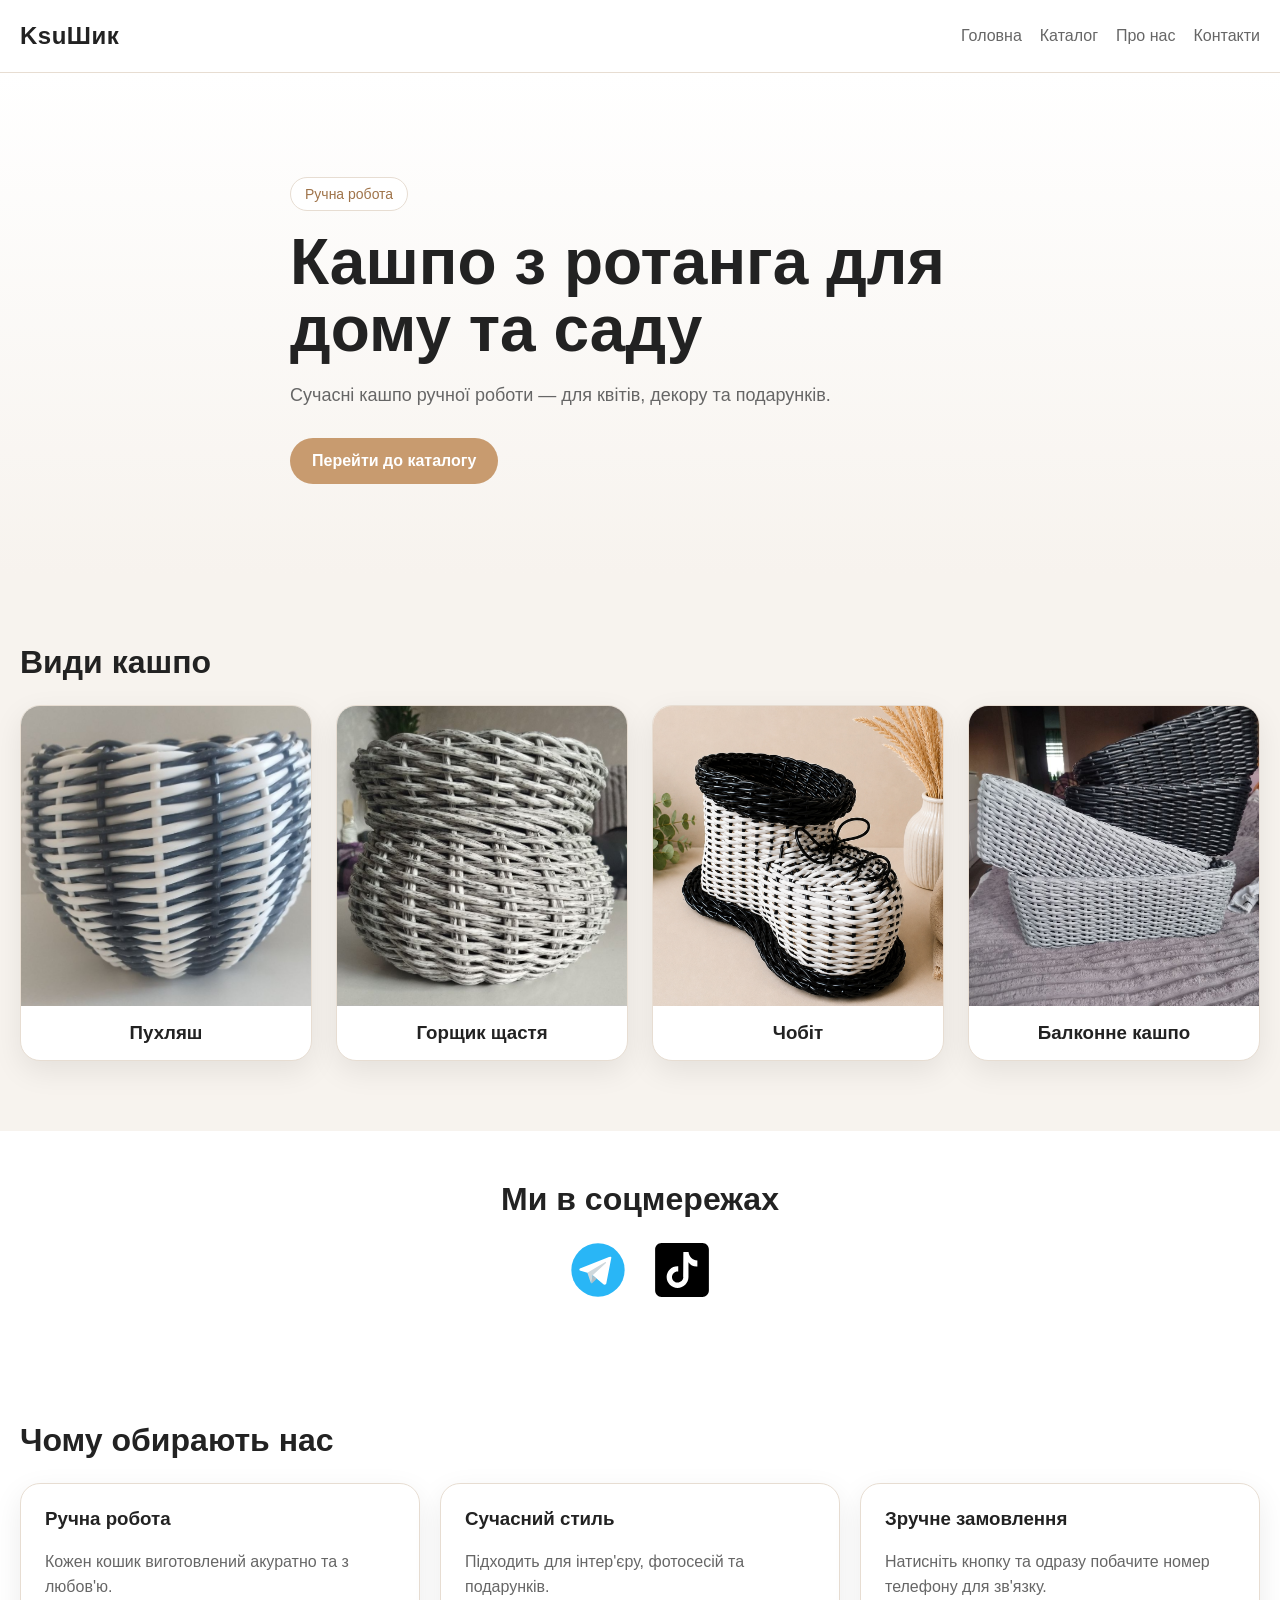
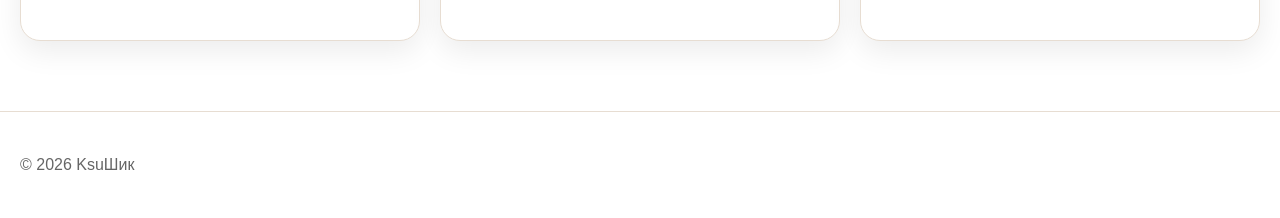
<file: index.html>
<!DOCTYPE html>
<html lang="uk">
<head>
  <meta charset="UTF-8" />
  <meta name="viewport" content="width=device-width, initial-scale=1.0" />
  <title>KsuШик — Кошики з ротанга</title>
  <link rel="stylesheet" href="style.css" />
</head>
<body>

<header class="header">
  <div class="container header__inner">
    <a class="logo" href="index.html">KsuШик</a>

    <nav class="nav">
      <a href="index.html">Головна</a>
      <a href="catalog.html">Каталог</a>
      <a href="about.html">Про нас</a>
      <a href="contacts.html">Контакти</a>
    </nav>
  </div>
</header>

<main>

  <section class="hero">
    <div class="container hero__content">
      <p class="hero__label">Ручна робота</p>
      <h1>Кашпо з ротанга для дому та саду</h1>
      <p class="hero__text">
        Сучасні кашпо ручної роботи — для квітів, декору та подарунків.
      </p>
      <a class="btn" href="catalog.html">Перейти до каталогу</a>
    </div>
  </section>

  <!-- Категорії -->

  <section class="section section--soft">
    <div class="container">
      <h2 class="section__title">Види кашпо</h2>

      <div class="categories-grid">

        <a href="catalog.html?category=5l-standard" class="category-card">
          <img src="images/obrezan1.jpg" alt="Пухляш">
          <h3>Пухляш</h3>
        </a>

        <a href="catalog.html?category=5l-vase" class="category-card">
          <img src="images/obrezan2.jpg" alt="Горщик щастя">
          <h3>Горщик щастя</h3>
        </a>

        <a href="catalog.html?category=10l-standard" class="category-card">
          <img src="images/chobot.jpg" alt="Чобіт">
          <h3>Чобіт</h3>
        </a>

        <a href="catalog.html?category=10l-vase" class="category-card">
          <img src="images/coruto.jpg" alt="Балконне кашпо">
          <h3>Балконне кашпо</h3>
        </a>

      </div>
    </div>
  </section>

  <!-- Соцмережі -->

  <section class="social-section">
    <h2>Ми в соцмережах</h2>

    <div class="social-links">
      <a href="https://t.me/kashpoksu" target="_blank">
        <img src="images/social/telegram.svg" alt="Telegram">
      </a>

      <a href="https://www.tiktok.com/@poliks.poliks?_r=1&_t=ZS-97OHponkhBS" target="_blank">
        <img src="images/social/tiktok.svg" alt="TikTok">
      </a>
    </div>
  </section>

  <!-- Чому обирають нас -->

  <section class="section">
    <div class="container">
      <h2 class="section__title">Чому обирають нас</h2>

      <div class="features">

        <div class="feature-card">
          <h3>Ручна робота</h3>
          <p>Кожен кошик виготовлений акуратно та з любов'ю.</p>
        </div>

        <div class="feature-card">
          <h3>Сучасний стиль</h3>
          <p>Підходить для інтер'єру, фотосесій та подарунків.</p>
        </div>

        <div class="feature-card">
          <h3>Зручне замовлення</h3>
          <p>Натисніть кнопку та одразу побачите номер телефону для зв'язку.</p>
        </div>

      </div>
    </div>
  </section>

</main>

<footer class="footer">
  <div class="container">
    <p>© 2026 KsuШик</p>
  </div>
</footer>

<script src="products.js"></script>
<script src="script.js"></script>

</body>
</html>
</file>
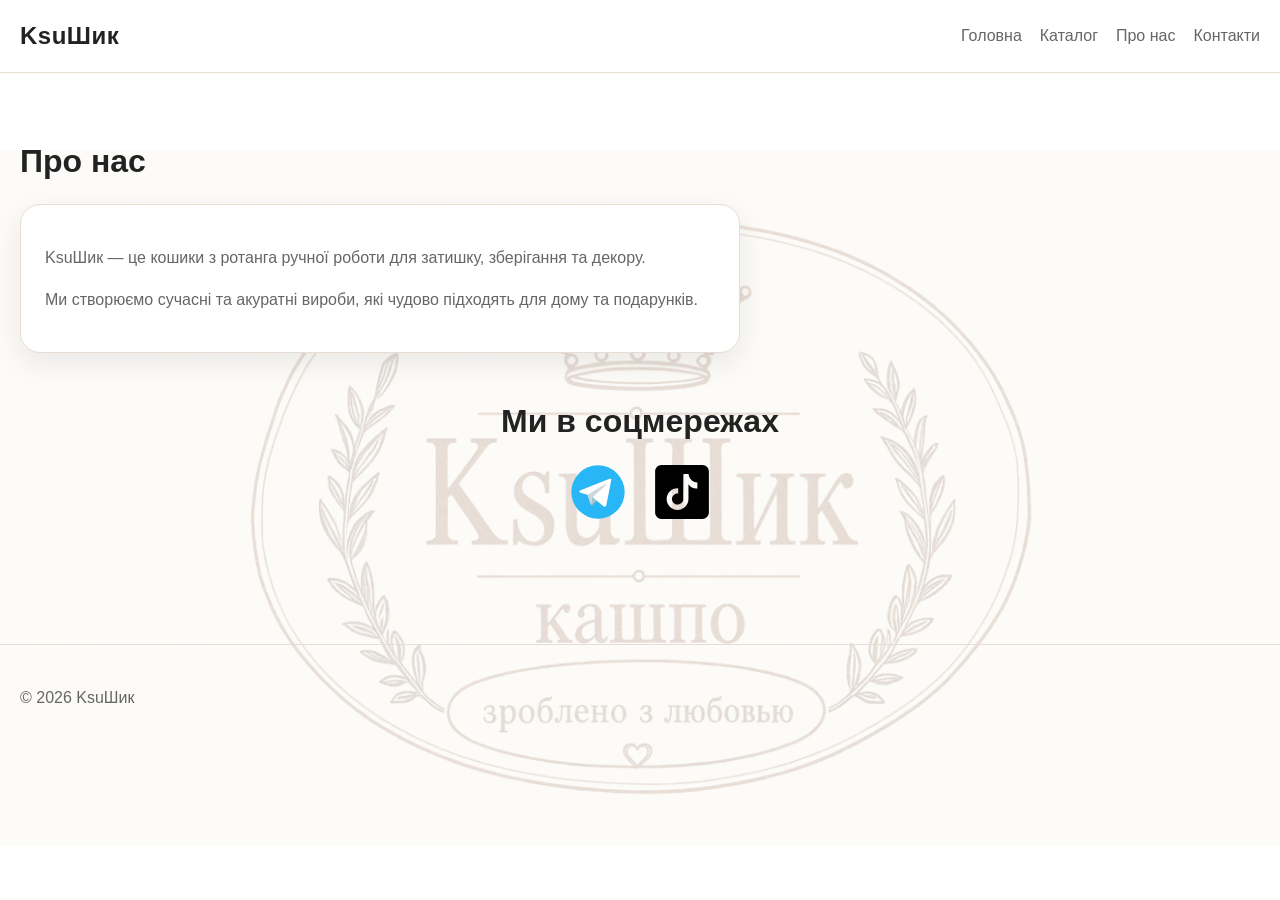
<file: about.html>
<!DOCTYPE html>
<html lang="uk">
<head>
  <meta charset="UTF-8" />
  <meta name="viewport" content="width=device-width, initial-scale=1.0" />
  <title>KsuШик — Про нас</title>
  <link rel="stylesheet" href="style.css" />
</head>
<body>

  <header class="header">
    <div class="container header__inner">
      <a class="logo" href="index.html">KsuШик</a>

      <nav class="nav">
        <a href="index.html">Головна</a>
        <a href="catalog.html">Каталог</a>
        <a href="about.html">Про нас</a>
        <a href="contacts.html">Контакти</a>
      </nav>
    </div>
  </header>

  <main class="section">
    <div class="container">

      <h1 class="page-title">Про нас</h1>

      <div class="text-card">
        <p>
          KsuШик — це кошики з ротанга ручної роботи для затишку, зберігання та декору.
        </p>

        <p>
          Ми створюємо сучасні та акуратні вироби, які чудово підходять для дому та подарунків.
        </p>
      </div>

      <section class="social-section">
        <h2>Ми в соцмережах</h2>

        <div class="social-links">
          <a href="https://t.me/kashpoksu" target="_blank">
            <img src="images/social/telegram.svg" alt="Telegram">
          </a>

          <a href="https://www.tiktok.com/@poliks.poliks?_r=1&_t=ZS-97OHponkhBS" target="_blank">
            <img src="images/social/tiktok.svg" alt="TikTok">
          </a>
        </div>
      </section>

    </div>
  </main>

  <footer class="footer">
    <div class="container">
      <p>© 2026 KsuШик</p>
    </div>
  </footer>

</body>
</html>
</file>
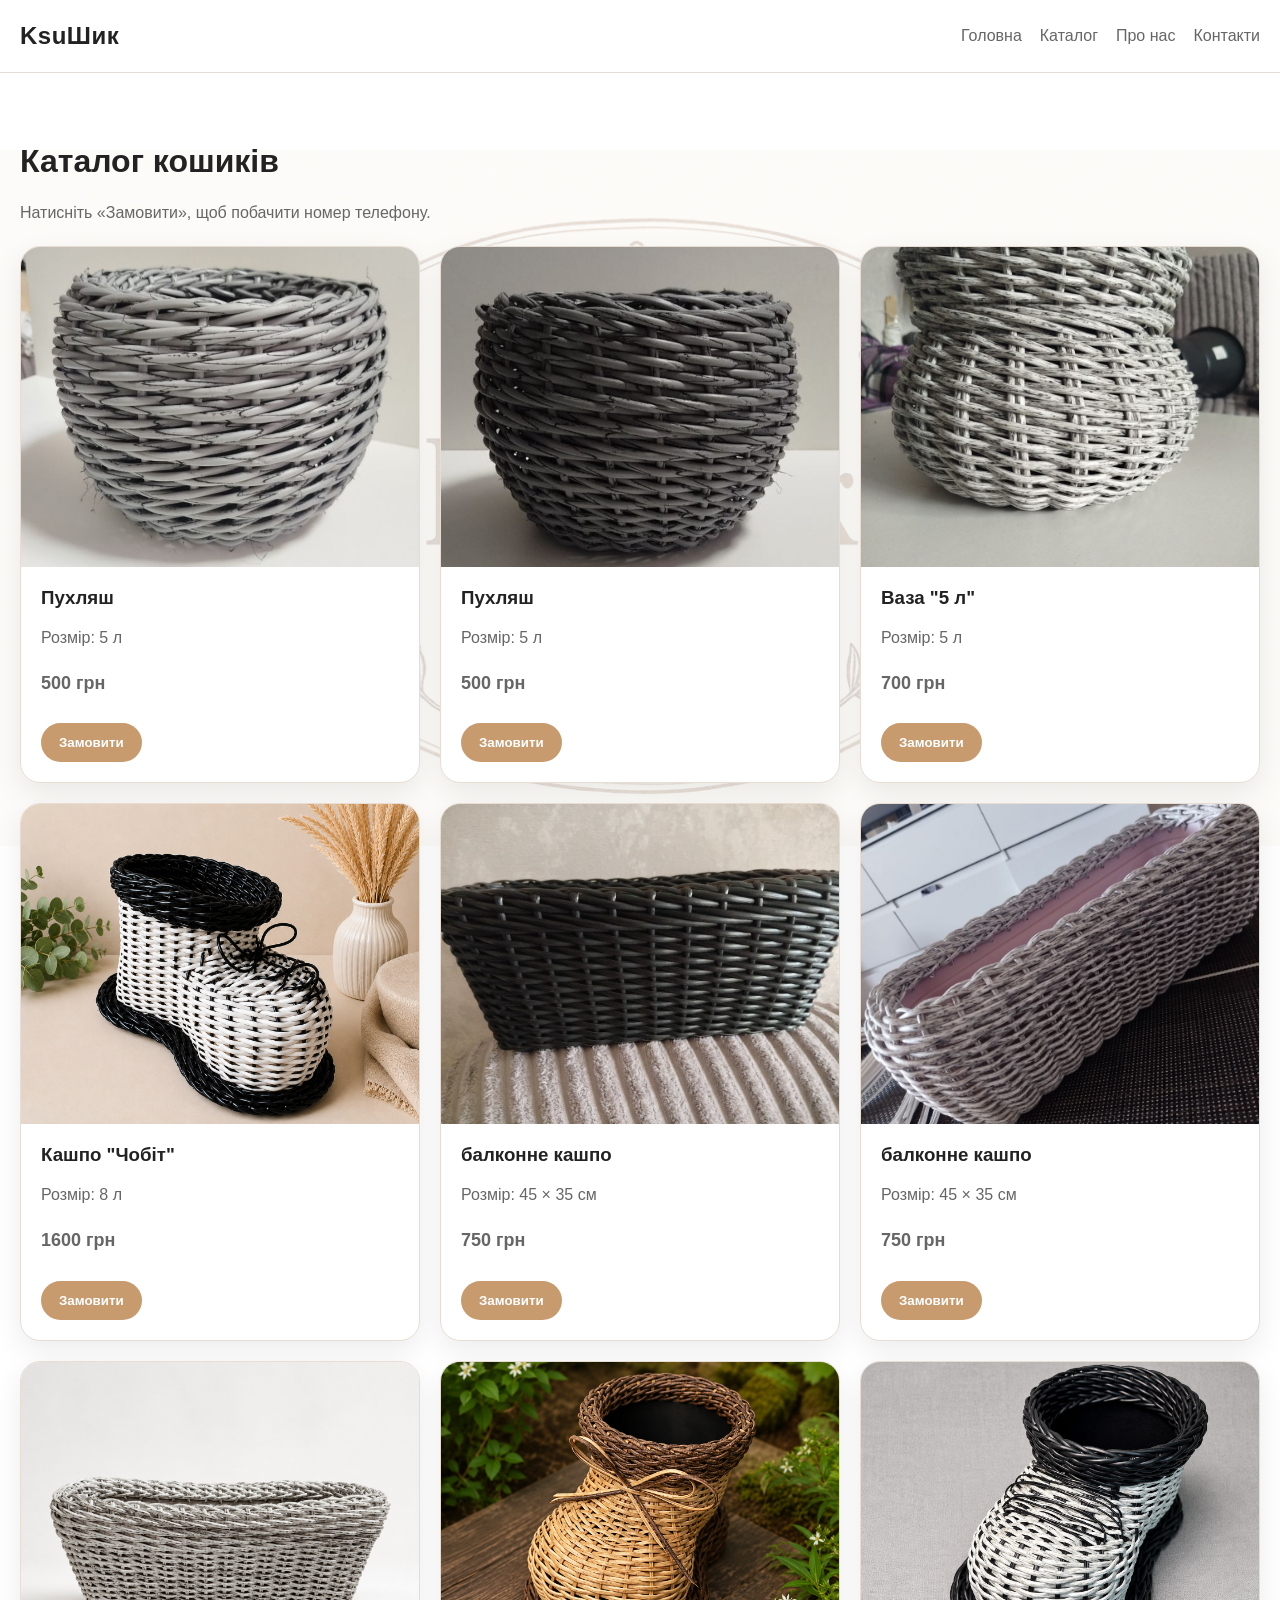
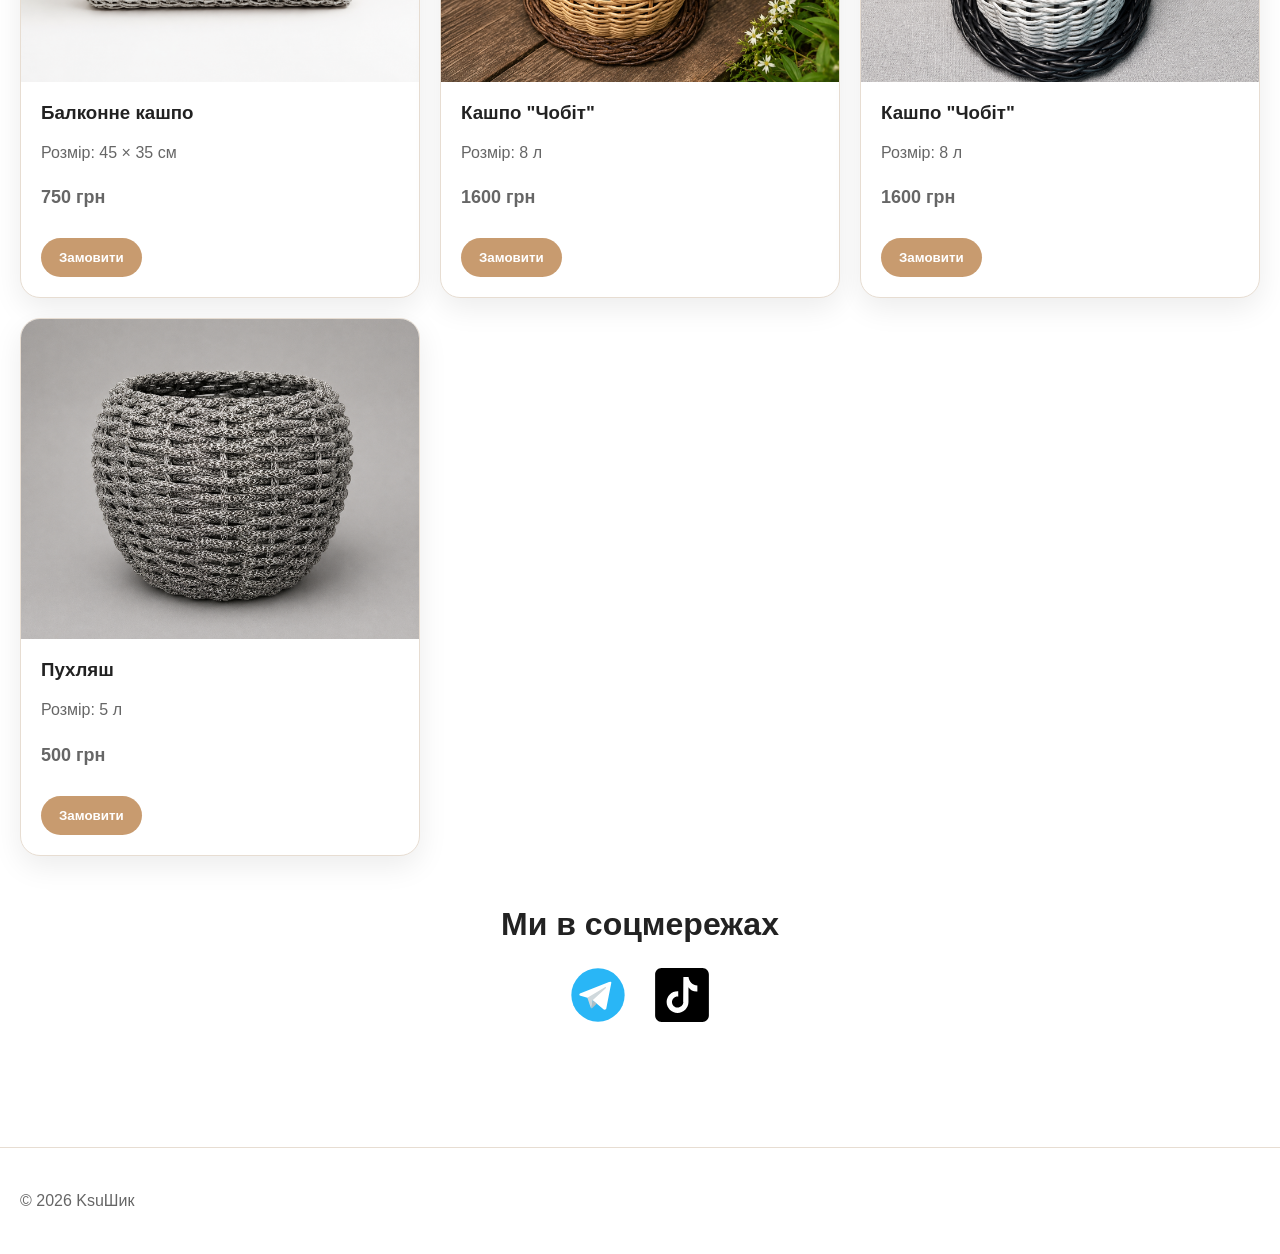
<file: catalog.html>
<!DOCTYPE html>
<html lang="uk">
<head>
  <meta charset="UTF-8" />
  <meta name="viewport" content="width=device-width, initial-scale=1.0" />
  <title>KsuШик — Каталог</title>
  <link rel="stylesheet" href="style.css" />
</head>
<body>

  <header class="header">
    <div class="container header__inner">
      <a class="logo" href="index.html">KsuШик</a>

      <nav class="nav">
        <a href="index.html">Головна</a>
        <a href="catalog.html">Каталог</a>
        <a href="about.html">Про нас</a>
        <a href="contacts.html">Контакти</a>
      </nav>
    </div>
  </header>

  <main class="section">
    <div class="container">
      <h1 class="page-title">Каталог кошиків</h1>
      <p class="page-text">Натисніть «Замовити», щоб побачити номер телефону.</p>

      <div id="products-grid" class="products-grid"></div>

      <section class="social-section">
        <h2>Ми в соцмережах</h2>

        <div class="social-links">
          <a href="https://t.me/kashpoksu" target="_blank">
            <img src="images/social/telegram.svg" alt="Telegram">
          </a>

          <a href="https://www.tiktok.com/@poliks.poliks?_r=1&_t=ZS-97OHponkhBS" target="_blank">
            <img src="images/social/tiktok.svg" alt="TikTok">
          </a>
        </div>
      </section>

    </div>
  </main>

  <footer class="footer">
    <div class="container">
      <p>© 2026 KsuШик</p>
    </div>
  </footer>

  <script src="products.js"></script>
  <script src="script.js"></script>

</body>
</html>
</file>
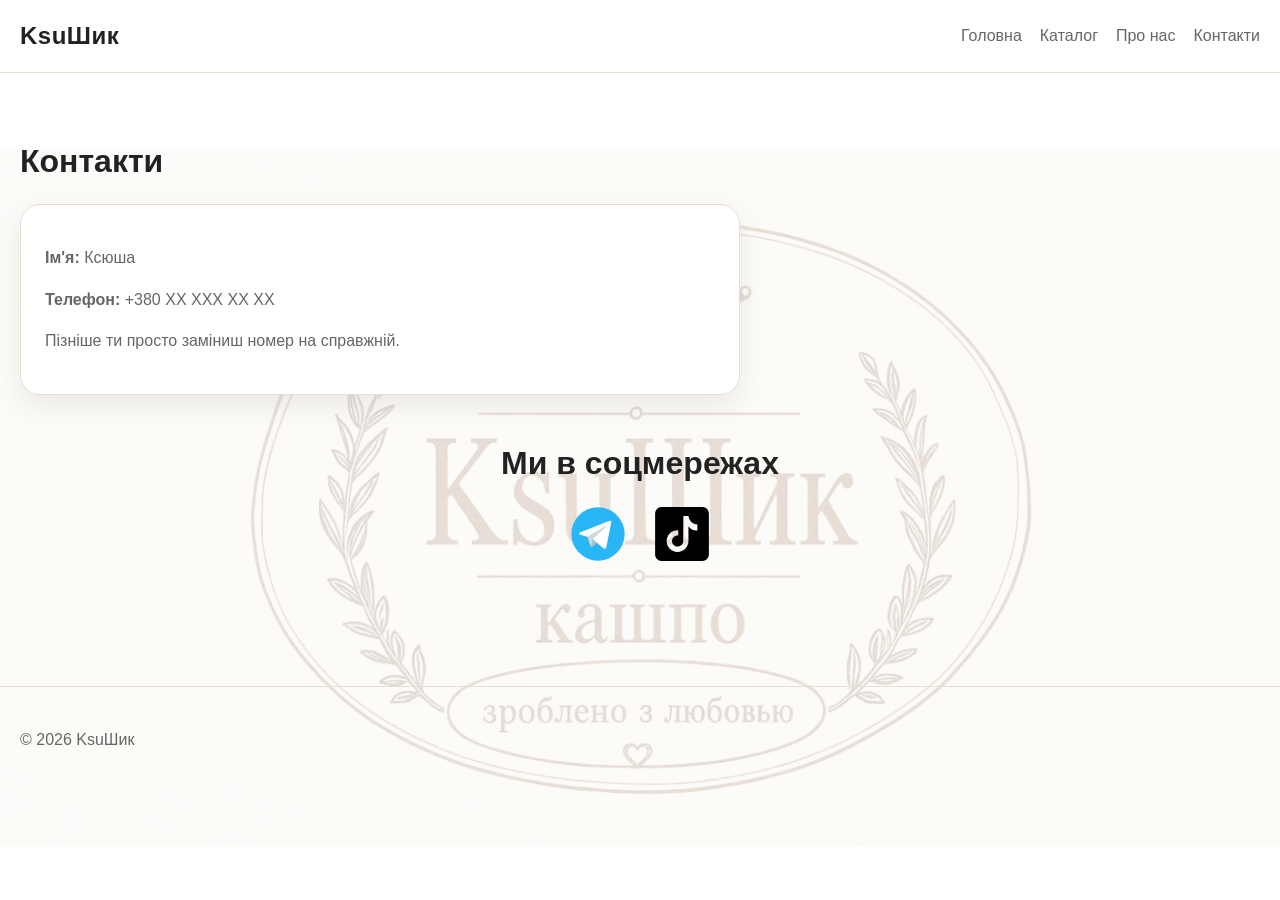
<file: contacts.html>
<!DOCTYPE html>
<html lang="uk">
<head>
  <meta charset="UTF-8" />
  <meta name="viewport" content="width=device-width, initial-scale=1.0" />
  <title>KsuШик — Контакти</title>
  <link rel="stylesheet" href="style.css" />
</head>
<body>

  <header class="header">
    <div class="container header__inner">
      <a class="logo" href="index.html">KsuШик</a>

      <nav class="nav">
        <a href="index.html">Головна</a>
        <a href="catalog.html">Каталог</a>
        <a href="about.html">Про нас</a>
        <a href="contacts.html">Контакти</a>
      </nav>
    </div>
  </header>

  <main class="section">
    <div class="container">

      <h1 class="page-title">Контакти</h1>

      <div class="text-card">
        <p><strong>Ім'я:</strong> Ксюша</p>
        <p><strong>Телефон:</strong> +380 XX XXX XX XX</p>
        <p>Пізніше ти просто заміниш номер на справжній.</p>
      </div>

      <section class="social-section">
        <h2>Ми в соцмережах</h2>

        <div class="social-links">
          <a href="https://t.me/kashpoksu" target="_blank">
            <img src="images/social/telegram.svg" alt="Telegram">
          </a>

          <a href="https://www.tiktok.com/@poliks.poliks?_r=1&_t=ZS-97OHponkhBS" target="_blank">
            <img src="images/social/tiktok.svg" alt="TikTok">
          </a>
        </div>
      </section>

    </div>
  </main>

  <footer class="footer">
    <div class="container">
      <p>© 2026 KsuШик</p>
    </div>
  </footer>

</body>
</html>
</file>
<file: style.css>
:root {
  --bg: #ffffff;
  --soft: #f7f3ee;
  --text: #222222;
  --muted: #666666;
  --accent: #c89b6f;
  --accent-dark: #9f7349;
  --border: #e7ddd2;
  --shadow: 0 10px 30px rgba(0, 0, 0, 0.08);
  --radius: 20px;
}

* {
  box-sizing: border-box;
}

body {
  margin: 0;
  font-family: Arial, Helvetica, sans-serif;
  color: var(--text);
  background: var(--bg);
  position: relative;
}

body::before {
  content: "";
  position: fixed;
  inset: 0;

  background-image: url("images/logo-bg.png");
  background-repeat: no-repeat;
  background-position: center 150px;
  background-size: 1400px auto;

  opacity: 0.18;

  pointer-events: none;
  z-index: -1;
}

a {
  color: inherit;
  text-decoration: none;
}

.container {
  width: min(1240px, calc(100% - 32px));
  margin: 0 auto;
}

.header {
  position: sticky;
  top: 0;
  background: rgba(255, 255, 255, 0.9);
  backdrop-filter: blur(10px);
  border-bottom: 1px solid var(--border);
  z-index: 10;
}

.header__inner {
  min-height: 72px;
  display: flex;
  align-items: center;
  justify-content: space-between;
  gap: 16px;
}

.logo {
  font-size: 24px;
  font-weight: 700;
  letter-spacing: 0.5px;
}

.nav {
  display: flex;
  gap: 18px;
  flex-wrap: wrap;
}

.nav a {
  color: var(--muted);
}

.nav a:hover {
  color: var(--accent-dark);
}

.hero {
  padding: 90px 0;
  background: linear-gradient(180deg, #fff 0%, var(--soft) 100%);
}

.hero__content {
  max-width: 700px;
}

.hero__label {
  display: inline-block;
  padding: 8px 14px;
  background: #fff;
  border: 1px solid var(--border);
  border-radius: 999px;
  color: var(--accent-dark);
  font-size: 14px;
  margin-bottom: 18px;
}

.hero h1 {
  font-size: clamp(40px, 6vw, 64px);
  line-height: 1.05;
  margin: 0 0 16px;
}

.hero__text {
  font-size: 18px;
  line-height: 1.6;
  color: var(--muted);
  max-width: 560px;
  margin-bottom: 28px;
}

.section {
  padding: 70px 0;
}

.section--soft {
  background: var(--soft);
}

.section__title,
.page-title {
  font-size: 32px;
  margin: 0 0 24px;
}

.page-text {
  color: var(--muted);
  margin-bottom: 24px;
}

.features {
  display: grid;
  grid-template-columns: repeat(3, 1fr);
  gap: 20px;
}

.feature-card,
.text-card,
.product-card {
  background: #fff;
  border: 1px solid var(--border);
  border-radius: var(--radius);
  box-shadow: var(--shadow);
}

.feature-card {
  padding: 24px;
}

.feature-card h3 {
  margin-top: 0;
}

.feature-card p,
.text-card p,
.product-card p {
  color: var(--muted);
  line-height: 1.6;
}

.products-grid {
  display: grid;
  grid-template-columns: repeat(3, 1fr);
  gap: 20px;
}

.product-card {
  overflow: hidden;
  display: flex;
  flex-direction: column;
}

.product-card__img {
  width: 100%;
  height: auto;
  display: block;
  object-fit: initial;
  object-position: center;
  transition: transform 0.3s ease;
}

.product-card:hover .product-card__img {
  transform: scale(1.03);
}

.product-card__body {
  padding: 20px;
}

.product-card__body h3 {
  margin: 0 0 10px;
}

.product-card__price {
  color: var(--accent-dark);
  font-weight: 700;
  font-size: 18px;
}

.btn {
  display: inline-block;
  border: none;
  background: var(--accent);
  color: #fff;
  padding: 14px 22px;
  border-radius: 999px;
  font-weight: 700;
  cursor: pointer;
}

.btn:hover {
  background: var(--accent-dark);
}

.btn--small {
  margin-top: 8px;
  padding: 12px 18px;
}

.text-card {
  padding: 24px;
  max-width: 720px;
}

.footer {
  padding: 28px 0;
  border-top: 1px solid var(--border);
  color: var(--muted);
}

@media (max-width: 900px) {
  .features,
  .products-grid {
    grid-template-columns: 1fr 1fr;
  }

  .header__inner {
    flex-direction: column;
    align-items: center;
    padding: 14px 0;
  }
}

@media (max-width: 640px) {
  .features,
  .products-grid {
    grid-template-columns: 1fr;
  }

  .hero {
    padding: 60px 0;
  }

  .section {
    padding: 50px 0;
  }

  .section__title,
  .page-title {
    font-size: 26px;
  }
}
.categories-grid {
  display: grid;
  grid-template-columns: repeat(4, minmax(240px, 1fr));
  gap: 24px;
  justify-content: center;
}

.category-card {
  background: #fff;
  border: 1px solid var(--border);
  border-radius: var(--radius);
  overflow: hidden;
  box-shadow: var(--shadow);
  transition: transform 0.3s ease, box-shadow 0.3s ease;
}

.category-card:hover {
  transform: translateY(-5px);
}

.category-card img {
  width: 100%;
  height: auto;
  display: block;
  object-fit: initial;
  object-position: center;
  transition: transform 0.3s ease;
}

.category-card:hover img {
  transform: scale(1.03);
}

.category-card h3 {
  text-align: center;
  margin: 0;
  padding: 16px;
}

@media (max-width: 900px) {
  .categories-grid {
    grid-template-columns: repeat(2, 1fr);
  }
}

@media (max-width: 640px) {
  .categories-grid {
    grid-template-columns: 1fr;
  }
}
@media (max-width: 640px) {

  .container {
    width: calc(100% - 20px);
  }

  .features,
  .products-grid,
  .categories-grid {
    grid-template-columns: 1fr;
    gap: 16px;
  }

  .hero {
    padding: 50px 0;
  }

  .section {
    padding: 40px 0;
  }

  .section__title,
  .page-title {
    font-size: 26px;
  }

  .product-card__img,
.category-card img {
  height: auto;
  object-fit: initial;
}

  .social-links img {
    width: 56px;
    height: 56px;
  }

  .header__inner {
    padding: 12px 0;
  }

  .nav {
    gap: 12px;
    justify-content: center;
    width: 100%;
  }

  .logo {
    font-size: 22px;
  }

  .hero h1 {
    font-size: 38px;
  }
}
.social-section {
  padding: 50px 0;
  text-align: center;
}

.social-section h2 {
  margin: 0 0 20px;
  font-size: 32px;
  font-weight: 700;
  color: var(--text);
}

.social-links {
  display: flex;
  justify-content: center;
  align-items: center;
  gap: 20px;
}

.social-links a {
  display: flex;
  justify-content: center;
  align-items: center;
  transition: transform 0.3s ease;
}

.social-links a:hover {
  transform: scale(1.1);
}

.social-links img {
  width: 64px;
  height: 64px;
  object-fit: contain;
  display: block;
}
@media (min-width: 641px) {

  .product-card__img {
    width: 100%;
    height: 320px;
    object-fit: cover;
    object-position: center;
    display: block;
  }

  .category-card img {
    width: 100%;
    height: 300px;
    object-fit: cover;
    object-position: center;
    display: block;
  }

}
</file>
